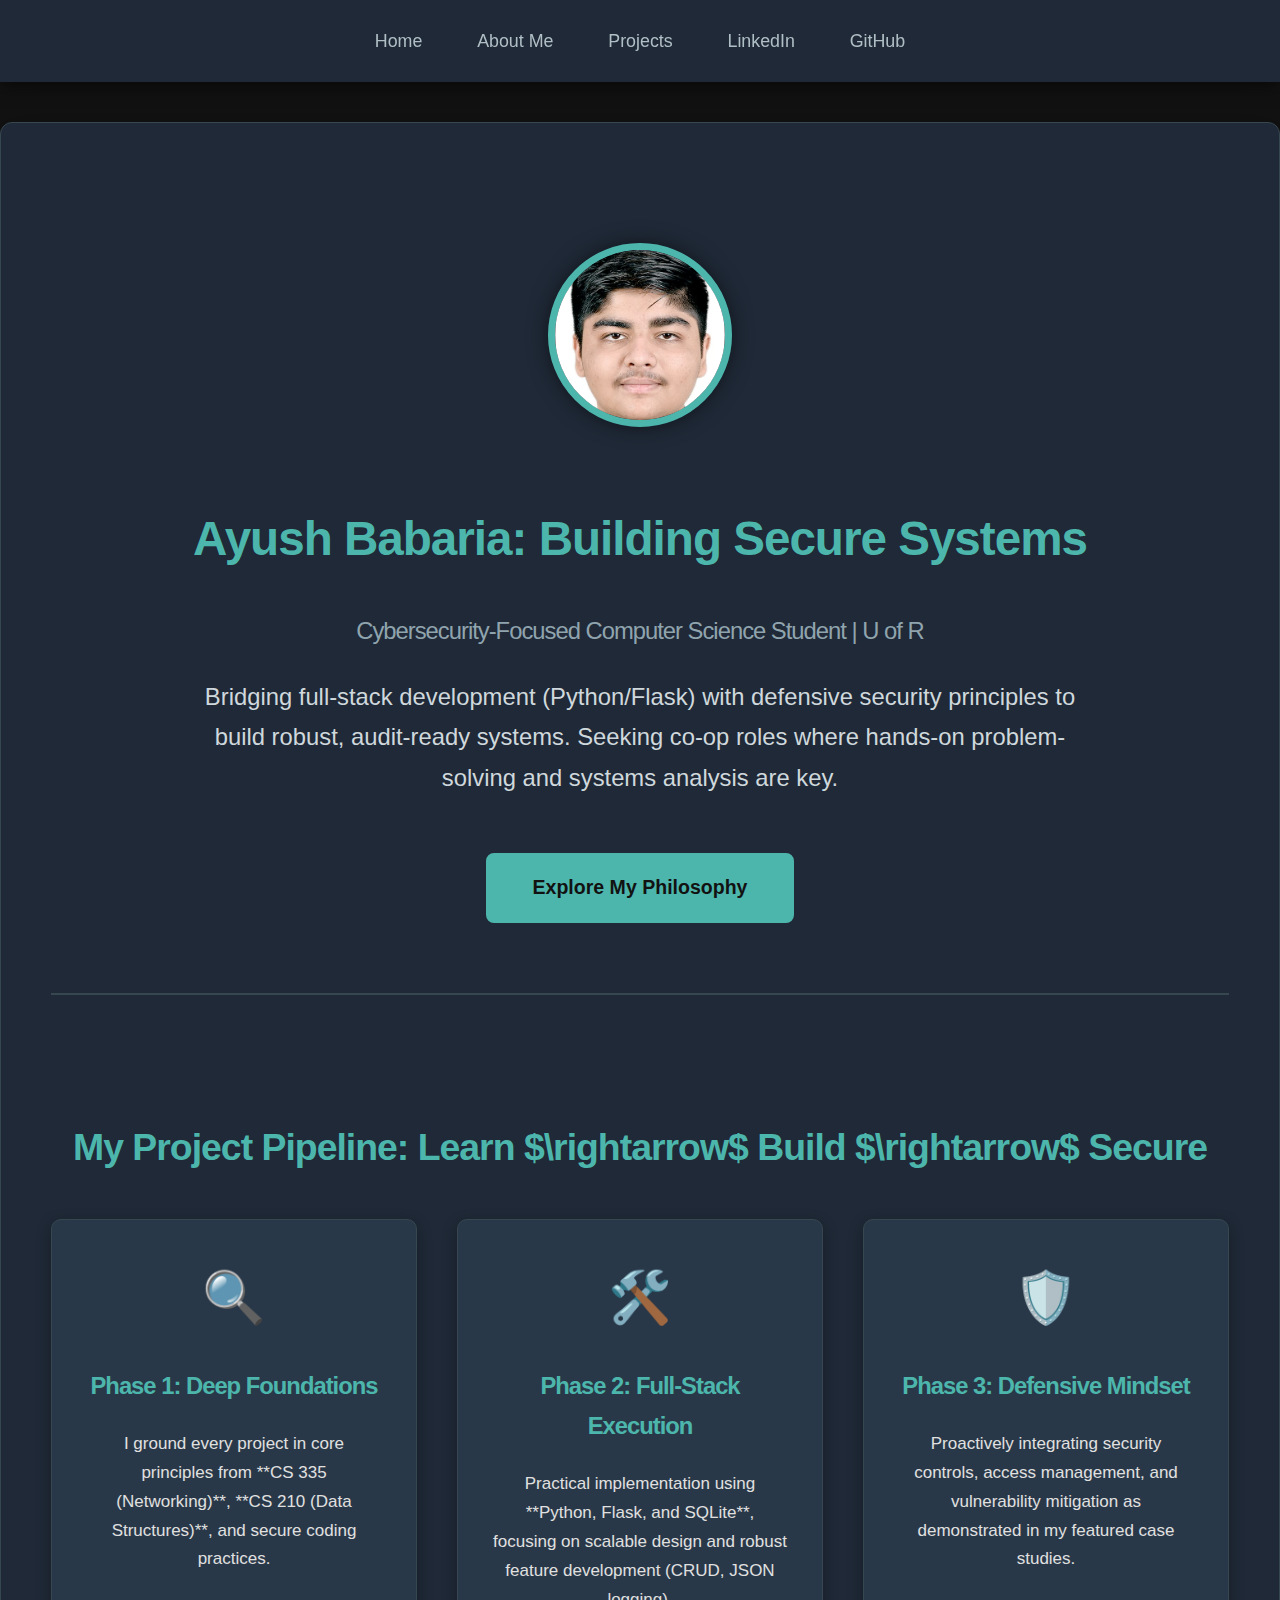
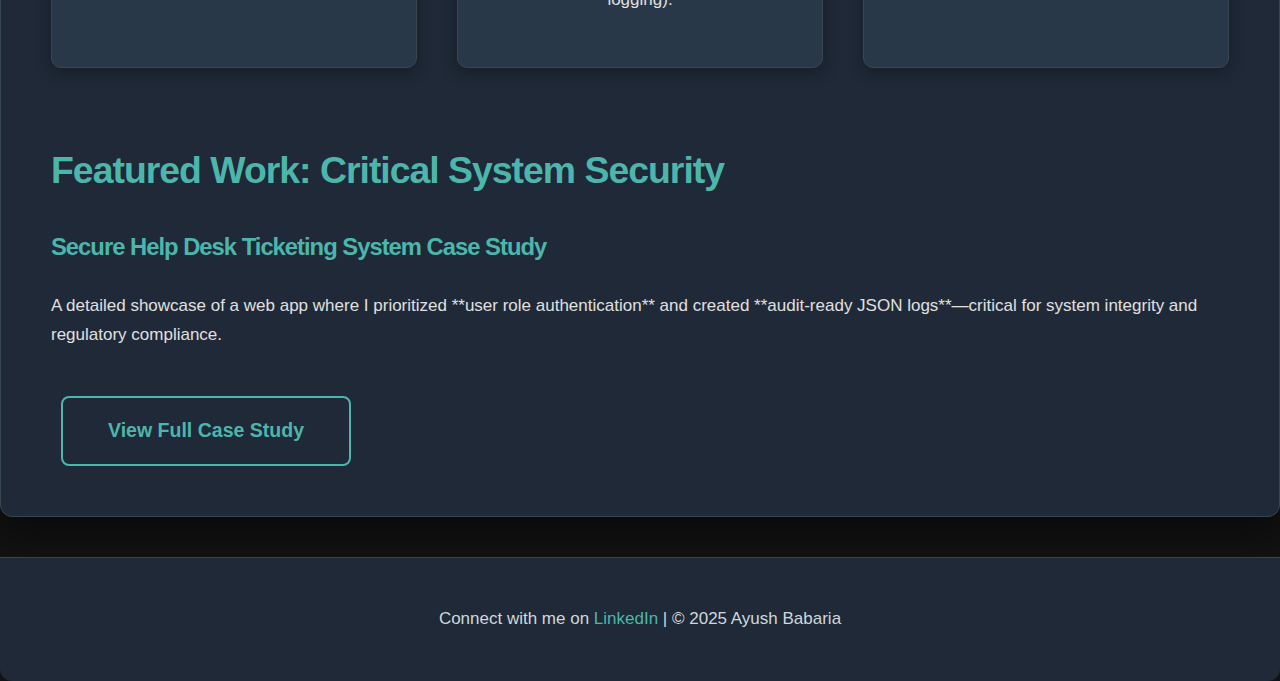
<file: index.html>
<!DOCTYPE html>
<html lang="en">
  <head>
    <meta charset="UTF-8" />
    <meta name="viewport" content="width=device-width, initial-scale=1.0" />
    <title>Ayush Babaria | Cybersecurity Portfolio</title>
    <link rel="stylesheet" href="style.css" />
  </head>
  <body>
    <header>
      <nav>
        <a href="index.html">Home</a>
        <a href="about.html">About Me</a>
        <a href="projects/ticketing-system-case-study.html">Projects</a>
        <a
          href="https://www.linkedin.com/in/ayush-babaria-3184a828a/"
          target="_blank"
          >LinkedIn</a
        >
        <a href="https://github.com/A-y-u-01" target="_blank">GitHub</a>
      </nav>
    </header>

    <main class="home-section">
      <section class="hero">
        <img
          src="assets/ayush-photo.jpg"
          alt="Ayush Babaria"
          class="profile-pic"
        />

        <h1>Ayush Babaria: Building Secure Systems</h1>
        <h2 class="subtitle">
          Cybersecurity-Focused Computer Science Student | U of R
        </h2>
        <p class="value-prop">
          Bridging full-stack development (Python/Flask) with defensive security
          principles to build robust, audit-ready systems. Seeking co-op roles
          where hands-on problem-solving and systems analysis are key.
        </p>
        <a href="about.html" class="cta-button primary-cta"
          >Explore My Philosophy</a
        >
      </section>

      <section class="pipeline">
        <h2>
          My Project Pipeline: Learn $\rightarrow$ Build $\rightarrow$ Secure
        </h2>
        <div class="pipeline-grid">
          <div class="pipeline-card">
            <span class="icon">🔍</span>
            <h3>Phase 1: Deep Foundations</h3>
            <p>
              I ground every project in core principles from **CS 335
              (Networking)**, **CS 210 (Data Structures)**, and secure coding
              practices.
            </p>
          </div>
          <div class="pipeline-card">
            <span class="icon">🛠️</span>
            <h3>Phase 2: Full-Stack Execution</h3>
            <p>
              Practical implementation using **Python, Flask, and SQLite**,
              focusing on scalable design and robust feature development (CRUD,
              JSON logging).
            </p>
          </div>
          <div class="pipeline-card">
            <span class="icon">🛡️</span>
            <h3>Phase 3: Defensive Mindset</h3>
            <p>
              Proactively integrating security controls, access management, and
              vulnerability mitigation as demonstrated in my featured case
              studies.
            </p>
          </div>
        </div>
      </section>

      <section class="featured-project">
        <h2>Featured Work: Critical System Security</h2>
        <h3>Secure Help Desk Ticketing System Case Study</h3>
        <p>
          A detailed showcase of a web app where I prioritized **user role
          authentication** and created **audit-ready JSON logs**—critical for
          system integrity and regulatory compliance.
        </p>
        <a
          href="projects/ticketing-system-case-study.html"
          class="cta-button secondary-cta"
          >View Full Case Study</a
        >
      </section>
    </main>

    <footer>
      <p>
        Connect with me on
        <a href="https://linkedin.com/in/yourprofile">LinkedIn</a> | &copy; 2025
        Ayush Babaria
      </p>
    </footer>
  </body>
</html>
</file>
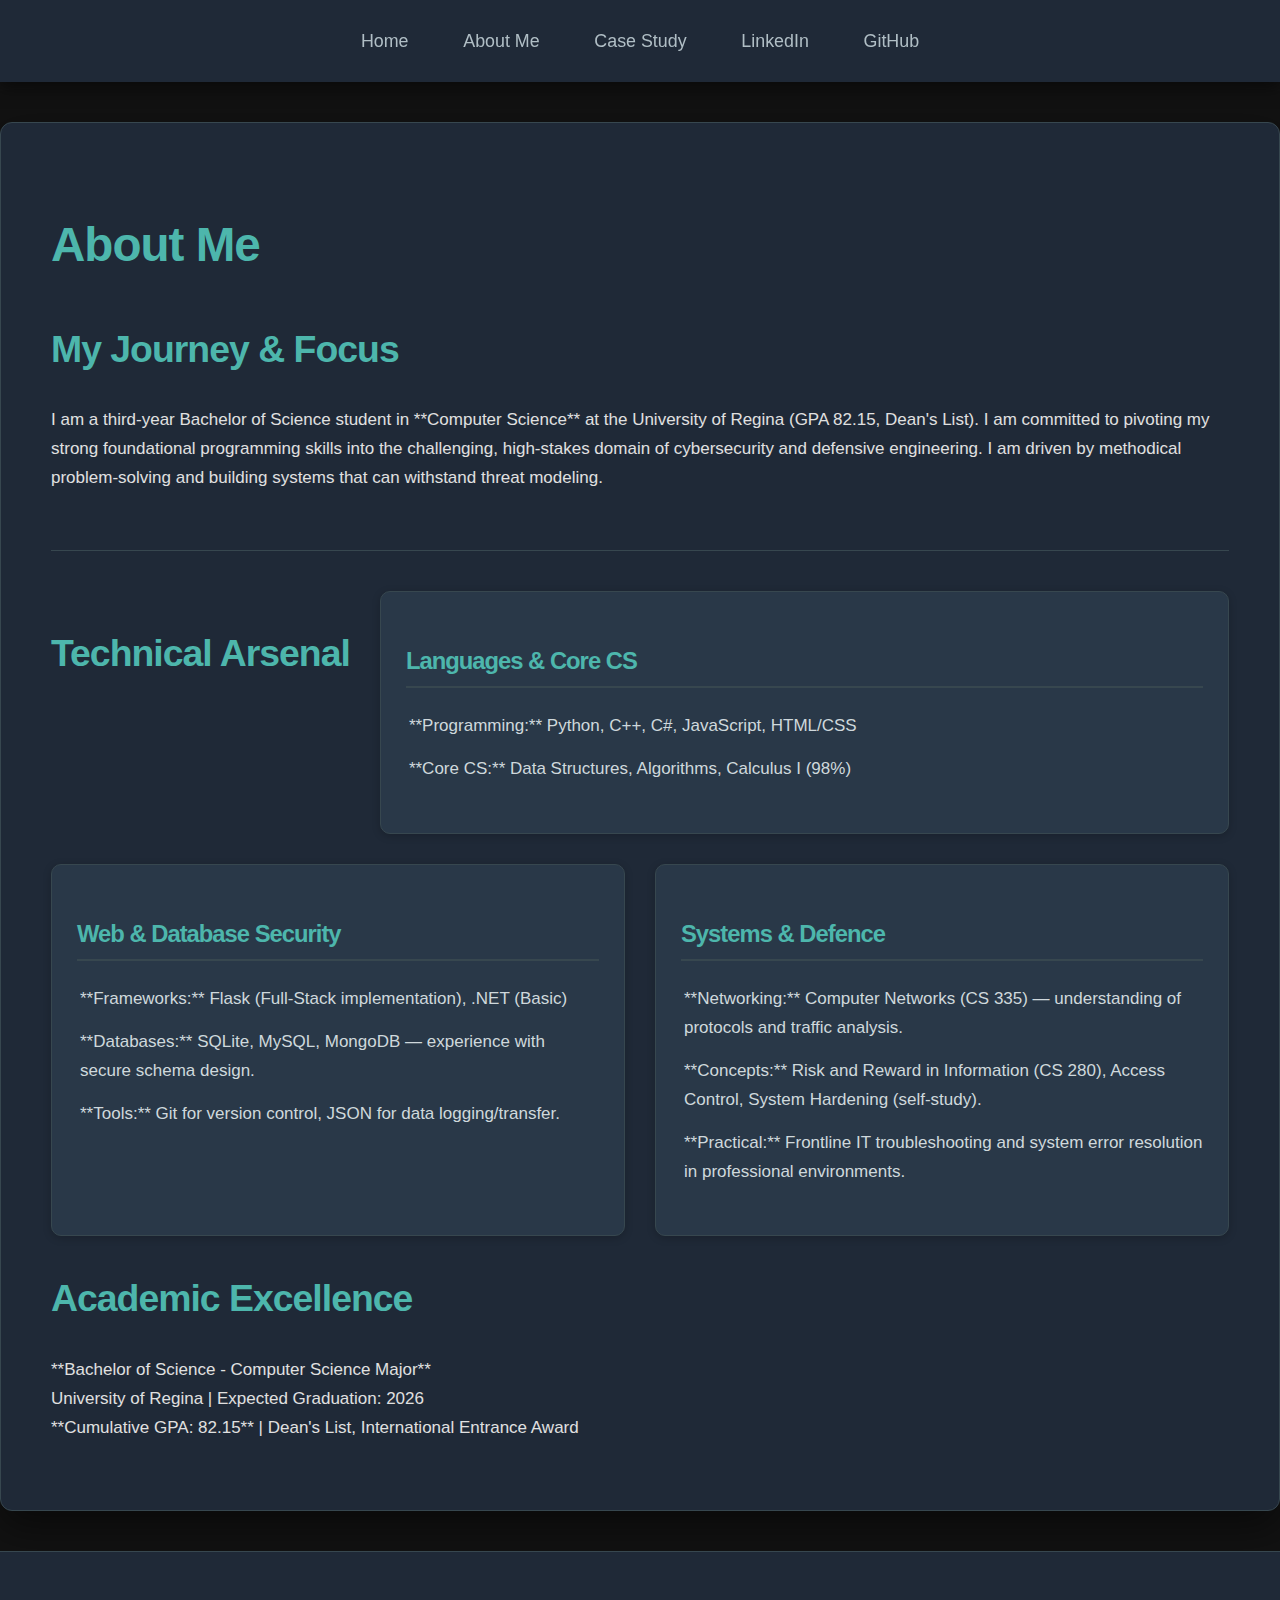
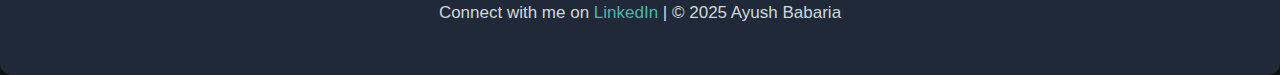
<file: about.html>
<!DOCTYPE html>
<html lang="en">
  <head>
    <meta charset="UTF-8" />
    <meta name="viewport" content="width=device-width, initial-scale=1.0" />
    <title>About Me | Ayush Babaria</title>
    <link rel="stylesheet" href="style.css" />
  </head>
  <body>
    <header>
      <nav>
        <a href="index.html">Home</a>
        <a href="about.html">About Me</a>
        <a href="projects/ticketing-system-case-study.html">Case Study</a>
        <a href="https://linkedin.com/in/yourprofile" target="_blank"
          >LinkedIn</a
        >
        <a href="https://github.com/A-y-u-01" target="_blank">GitHub</a>
      </nav>
    </header>

    <main class="about-section">
      <h1>About Me</h1>

      <div class="bio-section">
        <h2>My Journey & Focus</h2>
        <p>
          I am a third-year Bachelor of Science student in **Computer Science**
          at the University of Regina (GPA 82.15, Dean's List). I am committed
          to pivoting my strong foundational programming skills into the
          challenging, high-stakes domain of cybersecurity and defensive
          engineering. I am driven by methodical problem-solving and building
          systems that can withstand threat modeling.
        </p>
      </div>

      <div class="skills-categorized">
        <h2>Technical Arsenal</h2>

        <div class="skill-group">
          <h3>Languages & Core CS</h3>
          <ul>
            <li>**Programming:** Python, C++, C#, JavaScript, HTML/CSS</li>
            <li>**Core CS:** Data Structures, Algorithms, Calculus I (98%)</li>
          </ul>
        </div>

        <div class="skill-group">
          <h3>Web & Database Security</h3>
          <ul>
            <li>
              **Frameworks:** Flask (Full-Stack implementation), .NET (Basic)
            </li>
            <li>
              **Databases:** SQLite, MySQL, MongoDB — experience with secure
              schema design.
            </li>
            <li>
              **Tools:** Git for version control, JSON for data
              logging/transfer.
            </li>
          </ul>
        </div>

        <div class="skill-group">
          <h3>Systems & Defence</h3>
          <ul>
            <li>
              **Networking:** Computer Networks (CS 335) — understanding of
              protocols and traffic analysis.
            </li>
            <li>
              **Concepts:** Risk and Reward in Information (CS 280), Access
              Control, System Hardening (self-study).
            </li>
            <li>
              **Practical:** Frontline IT troubleshooting and system error
              resolution in professional environments.
            </li>
          </ul>
        </div>
      </div>

      <div class="education-summary">
        <h2>Academic Excellence</h2>
        <p>
          **Bachelor of Science - Computer Science Major**<br />
          University of Regina | Expected Graduation: 2026<br />
          **Cumulative GPA: 82.15** | Dean's List, International Entrance Award
        </p>
      </div>
    </main>

    <footer>
      <p>
        Connect with me on
        <a href="https://linkedin.com/in/yourprofile">LinkedIn</a> | &copy; 2025
        Ayush Babaria
      </p>
    </footer>
  </body>
</html>
</file>
<file: style.css>
/* --- Global Reset & Typography (Dark Theme) --- */
body {
  font-family: "Inter", "Helvetica Neue", Arial, sans-serif;
  line-height: 1.7;
  margin: 0;
  padding: 0;
  background-color: #121212; /* Deep Dark Background */
  color: #e0e0e0; /* Light Gray Text */
  font-weight: 300;
  font-size: 17px;
}

h1,
h2,
h3 {
  color: #4db6ac; /* Teal/Mint Accent for Headings */
  letter-spacing: -1px;
  font-weight: 700;
}

h1 {
  font-size: 2.8em;
}
h2 {
  font-size: 2.2em;
  margin-bottom: 25px;
}
h3 {
  font-size: 1.4em;
}

/* --- Header and Navigation --- */
header {
  background: #1f2937; /* Darker Navy/Charcoal Header */
  color: #fff;
  padding: 1.5em 0;
  text-align: center;
  box-shadow: 0 5px 15px rgba(0, 0, 0, 0.5);
  position: sticky;
  top: 0;
  z-index: 1000;
}

nav a {
  color: #b0bec5; /* Muted White/Blue Link Color */
  margin: 0 25px;
  text-decoration: none;
  font-weight: 500;
  font-size: 1.05em;
  transition: color 0.3s, transform 0.3s;
  position: relative;
}

nav a:hover {
  color: #4db6ac; /* Bright Teal on Hover */
  transform: translateY(-2px);
}

/* --- Main Content Layout & Animation --- */
main {
  padding: 50px;
  max-width: 1200px;
  margin: 40px auto;
  background: #1f2937; /* Main Card Background */
  box-shadow: 0 15px 40px rgba(0, 0, 0, 0.5);
  border-radius: 12px;
  border: 1px solid #37474f; /* Subtle border for separation */
  animation: slideIn 0.8s cubic-bezier(0.2, 0.8, 0.2, 1);
}

@keyframes slideIn {
  from {
    opacity: 0;
    transform: translateY(30px);
  }
  to {
    opacity: 1;
    transform: translateY(0);
  }
}

/* --- Hero Section (Index) --- */
.hero {
  text-align: center;
  padding: 70px 0;
  border-bottom: 2px solid #37474f;
  margin-bottom: 50px;
}

.subtitle {
  color: #90a4ae;
  font-weight: 400;
  font-size: 1.4em;
  margin-top: 5px;
}

.profile-pic {
  width: 170px;
  height: 170px;
  border-radius: 50%;
  object-fit: cover;
  margin-bottom: 30px;
  border: 7px solid #4db6ac; /* Teal Accent Border */
  box-shadow: 0 0 20px rgba(0, 0, 0, 0.5);
  transition: transform 0.5s;
}

.profile-pic:hover {
  transform: scale(1.03) rotate(-1deg);
}

.value-prop {
  font-size: 1.4em;
  color: #cfd8dc;
  max-width: 900px;
  margin: 25px auto;
  font-weight: 400;
}

/* --- Pipeline Section (The Process) --- */
.pipeline {
  padding: 40px 0;
  text-align: center;
}

.pipeline-grid {
  display: grid;
  grid-template-columns: repeat(3, 1fr);
  gap: 40px;
  margin-top: 40px;
}

.pipeline-card {
  background: #293848; /* Slightly Lighter Card Background */
  padding: 35px;
  border-radius: 10px;
  border: 1px solid #37474f;
  text-align: center;
  box-shadow: 0 5px 15px rgba(0, 0, 0, 0.3);
  transition: transform 0.4s cubic-bezier(0.2, 0.8, 0.2, 1), box-shadow 0.4s;
}

.pipeline-card:hover {
  transform: translateY(-10px);
  box-shadow: 0 15px 35px rgba(0, 0, 0, 0.6);
  border-color: #4db6ac; /* Highlight border on hover */
}

.pipeline-card .icon {
  font-size: 3em;
  display: block;
  margin-bottom: 15px;
  color: #4db6ac;
}

/* --- Call-to-Action Buttons (CTAs) --- */
.cta-button {
  display: inline-block;
  padding: 16px 45px;
  text-decoration: none;
  border-radius: 8px;
  margin: 30px 10px 0 10px;
  font-weight: bold;
  font-size: 1.15em;
  transition: background 0.3s, transform 0.3s;
}

.primary-cta {
  background: #4db6ac; /* Teal Primary CTA */
  color: #121212;
  border: 2px solid #4db6ac;
}

.primary-cta:hover {
  background: #26a69a;
  transform: scale(1.03);
}

.secondary-cta {
  background: transparent;
  color: #4db6ac;
  border: 2px solid #4db6ac;
}

.secondary-cta:hover {
  background: #293848; /* Dark subtle hover */
  transform: scale(1.03);
}

/* --- About Page Specifics (Structured Lists) --- */
.bio-section {
  padding-bottom: 40px;
  border-bottom: 1px solid #37474f;
  margin-bottom: 40px;
}

.skills-categorized {
  display: flex;
  flex-wrap: wrap;
  gap: 30px;
  margin-top: 20px;
}

.skill-group {
  flex: 1 1 calc(33% - 30px);
  padding: 25px;
  border: 1px solid #37474f;
  border-radius: 10px;
  background: #293848;
  box-shadow: 0 2px 8px rgba(0, 0, 0, 0.2);
}

.skill-group h3 {
  color: #4db6ac;
  border-bottom: 2px solid #37474f;
  padding-bottom: 5px;
  margin-bottom: 15px;
}

.skill-group ul {
  list-style: none;
  padding: 0;
}

.skill-group li {
  padding: 7px 0;
  font-size: 1em;
  border-left: 3px solid transparent;
  transition: border-left 0.3s, background-color 0.3s;
  color: #cfd8dc;
}

.skill-group li:hover {
  background-color: #37474f;
  border-left: 3px solid #4db6ac;
}

/* --- Project Case Study Specifics --- */
.case-study-section {
  padding: 40px;
}

.case-study-section h2 {
  color: #4db6ac;
  border-bottom: 2px solid #37474f;
  padding-bottom: 15px;
  margin-top: 40px;
}

.tech-used {
  font-size: 1.1em;
  color: #90a4ae;
  margin-bottom: 30px;
  font-weight: 500;
}

.project-visual {
  max-width: 90%;
  display: block;
  margin: 20px auto;
  border: 1px solid #37474f;
  box-shadow: 0 5px 15px rgba(0, 0, 0, 0.4);
}

/* --- Footer --- */
footer {
  text-align: center;
  padding: 30px;
  background: #1f2937;
  color: #cfd8dc;
  margin-top: 40px;
  border-radius: 0 0 12px 12px;
  font-size: 1em;
  border-top: 1px solid #37474f;
}

footer a {
  color: #4db6ac;
  text-decoration: none;
}

footer a:hover {
  text-decoration: underline;
}
</file>
